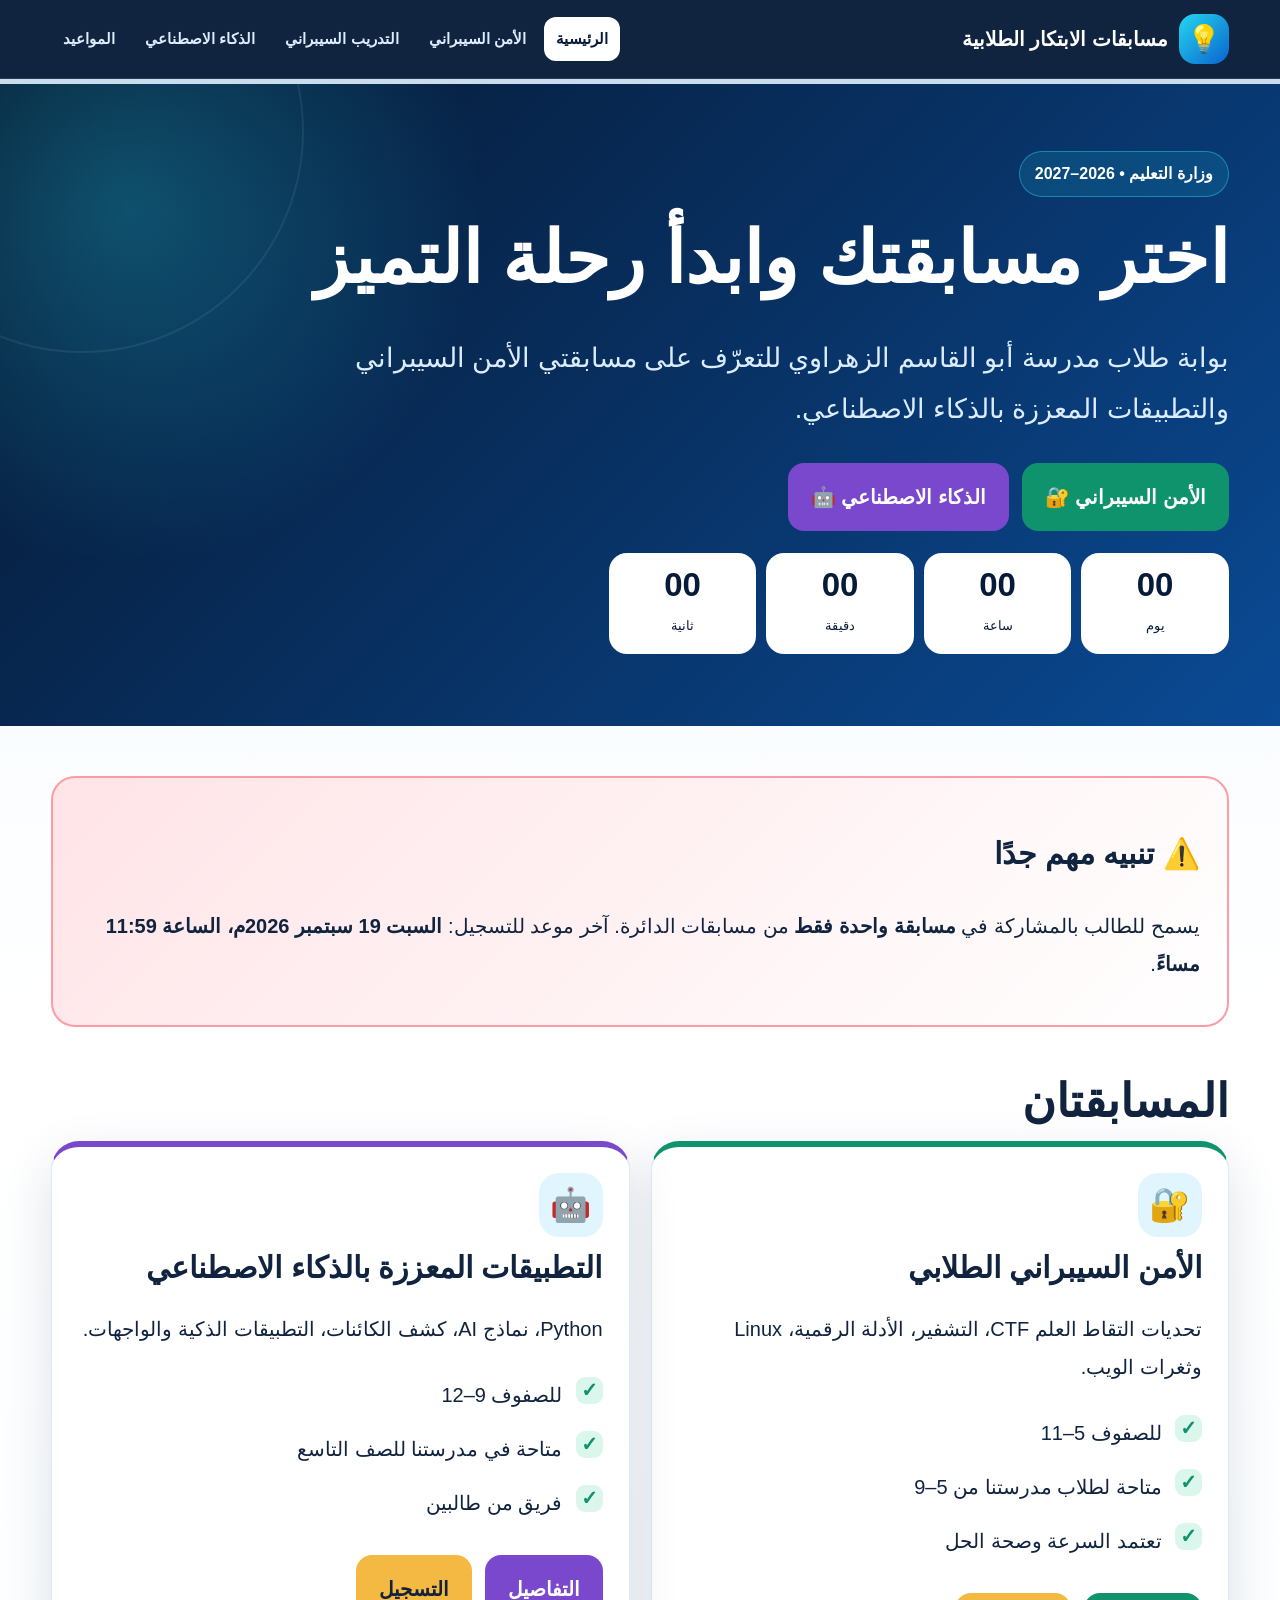
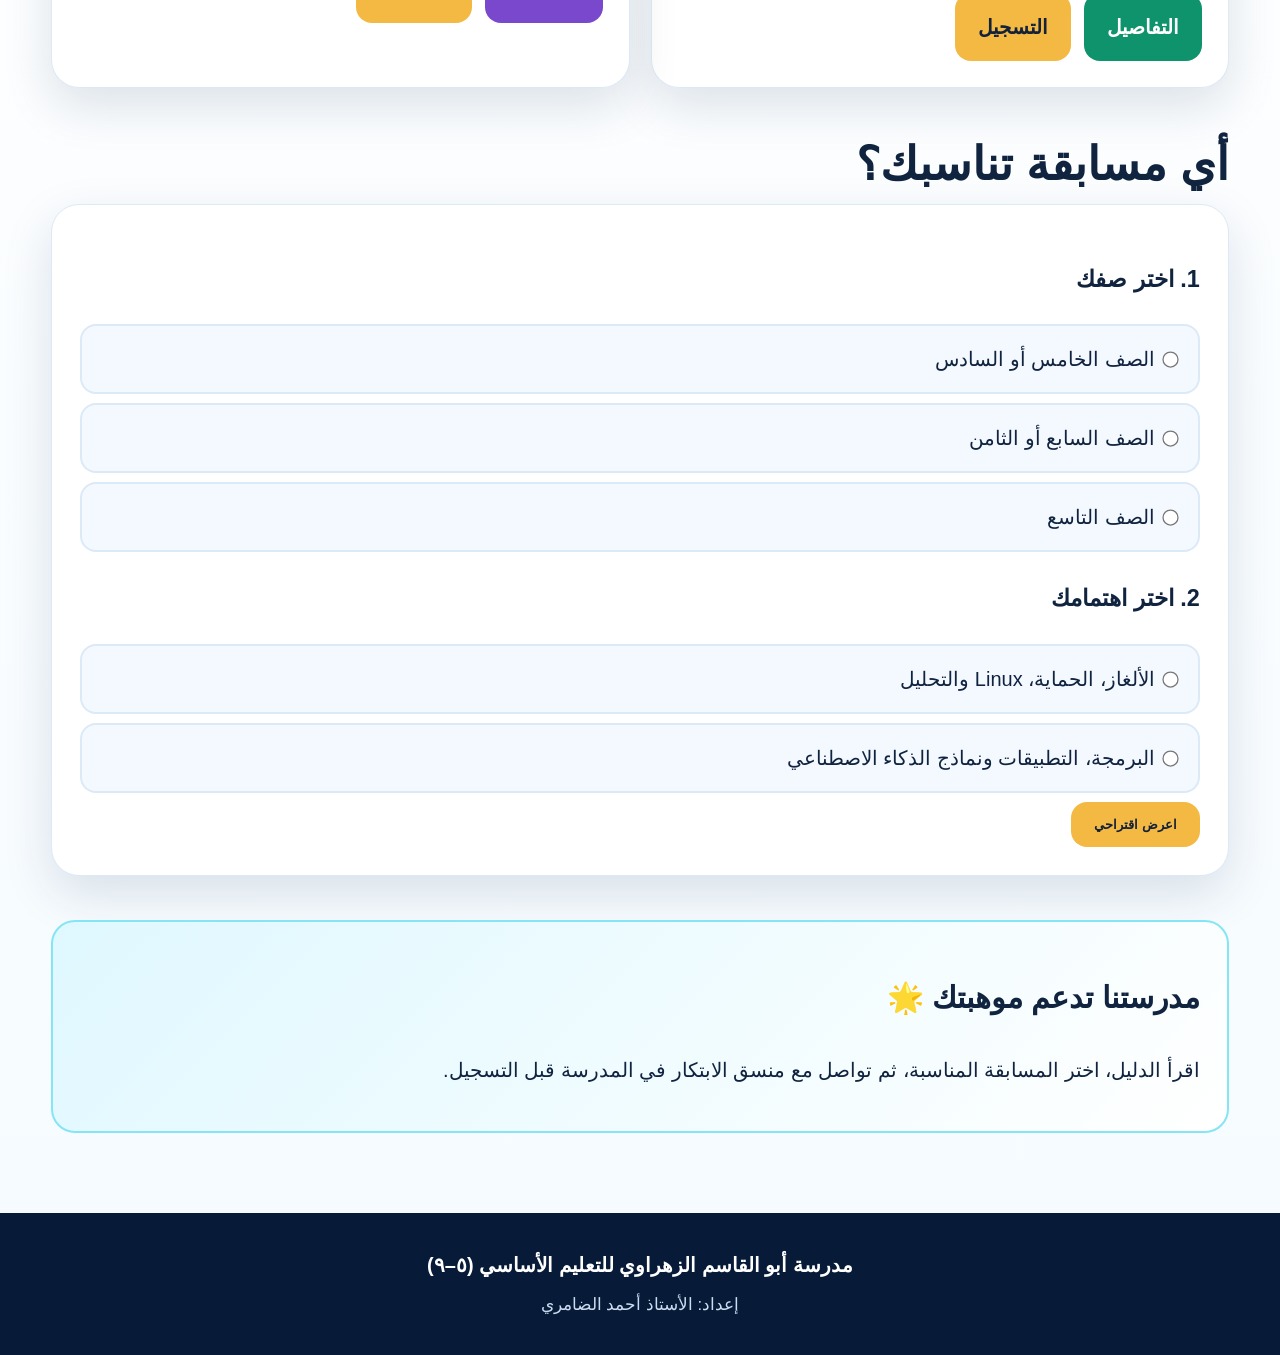
<file: index.html>
<!doctype html><html lang="ar" dir="rtl"><head><meta charset="utf-8"><meta name="viewport" content="width=device-width,initial-scale=1"><meta name="theme-color" content="#071b38"><title>مسابقات الابتكار 2026–2027</title><link rel="stylesheet" href="styles.css"></head><body><header class="topbar"><div class="container nav"><a class="brand" href="index.html"><span class="brand-icon">💡</span><span>مسابقات الابتكار الطلابية</span></a><button class="menu" aria-label="القائمة">☰</button><nav class="nav-links"><a class="active" href="index.html">الرئيسية</a><a href="cyber.html">الأمن السيبراني</a><a href="cyber-training.html">التدريب السيبراني</a><a href="ai.html">الذكاء الاصطناعي</a><a href="schedule.html">المواعيد</a></nav></div></header><div class="progress"><span></span></div><section class="hero"><div class="container"><span class="eyebrow">وزارة التعليم • 2026–2027</span><h1>اختر مسابقتك وابدأ رحلة التميز</h1><p>بوابة طلاب مدرسة أبو القاسم الزهراوي للتعرّف على مسابقتي الأمن السيبراني والتطبيقات المعززة بالذكاء الاصطناعي.</p><div class="actions"><a class="btn cyber-btn" href="cyber.html">الأمن السيبراني 🔐</a><a class="btn ai-btn" href="ai.html">الذكاء الاصطناعي 🤖</a></div><div class="deadline" data-countdown><div class="time-box"><strong>00</strong><small>يوم</small></div><div class="time-box"><strong>00</strong><small>ساعة</small></div><div class="time-box"><strong>00</strong><small>دقيقة</small></div><div class="time-box"><strong>00</strong><small>ثانية</small></div></div></div></section><main class="container"><aside class="alert danger"><h2>⚠️ تنبيه مهم جدًا</h2><p>يسمح للطالب بالمشاركة في <strong>مسابقة واحدة فقط</strong> من مسابقات الدائرة. آخر موعد للتسجيل: <strong>السبت 19 سبتمبر 2026م، الساعة 11:59 مساءً</strong>.</p></aside><section class="section" style="margin-top:42px"><h2 class="section-title">المسابقتان</h2><div class="grid two"><article class="card cyber"><div class="icon">🔐</div><h2>الأمن السيبراني الطلابي</h2><p>تحديات التقاط العلم CTF، التشفير، الأدلة الرقمية، Linux وثغرات الويب.</p><ul class="list"><li>للصفوف 5–11</li><li>متاحة لطلاب مدرستنا من 5–9</li><li>تعتمد السرعة وصحة الحل</li></ul><div class="actions"><a class="btn cyber-btn" href="cyber.html">التفاصيل</a><a class="btn primary" href="https://forms.cloud.microsoft/r/EfFwbTrbsx">التسجيل</a></div></article><article class="card ai"><div class="icon">🤖</div><h2>التطبيقات المعززة بالذكاء الاصطناعي</h2><p>Python، نماذج AI، كشف الكائنات، التطبيقات الذكية والواجهات.</p><ul class="list"><li>للصفوف 9–12</li><li>متاحة في مدرستنا للصف التاسع</li><li>فريق من طالبين</li></ul><div class="actions"><a class="btn ai-btn" href="ai.html">التفاصيل</a><a class="btn primary" href="https://forms.gle/BsMLPgu4eu93HPsy9">التسجيل</a></div></article></div></section><section class="section"><h2 class="section-title">أي مسابقة تناسبك؟</h2><div class="chooser"><h3>1. اختر صفك</h3><label><input type="radio" name="grade" value="5">الصف الخامس أو السادس</label><label><input type="radio" name="grade" value="7">الصف السابع أو الثامن</label><label><input type="radio" name="grade" value="9">الصف التاسع</label><h3>2. اختر اهتمامك</h3><label><input type="radio" name="interest" value="cyber">الألغاز، الحماية، Linux والتحليل</label><label><input type="radio" name="interest" value="ai">البرمجة، التطبيقات ونماذج الذكاء الاصطناعي</label><button id="show-result" class="btn primary">اعرض اقتراحي</button><div class="result"></div></div></section><aside class="alert info"><h2>مدرستنا تدعم موهبتك 🌟</h2><p>اقرأ الدليل، اختر المسابقة المناسبة، ثم تواصل مع منسق الابتكار في المدرسة قبل التسجيل.</p></aside></main><footer class="footer"><div class="container"><strong>مدرسة أبو القاسم الزهراوي للتعليم الأساسي (٥–٩)</strong><br><small>إعداد: الأستاذ أحمد الضامري</small></div></footer><script src="app.js"></script></body></html>
</file>
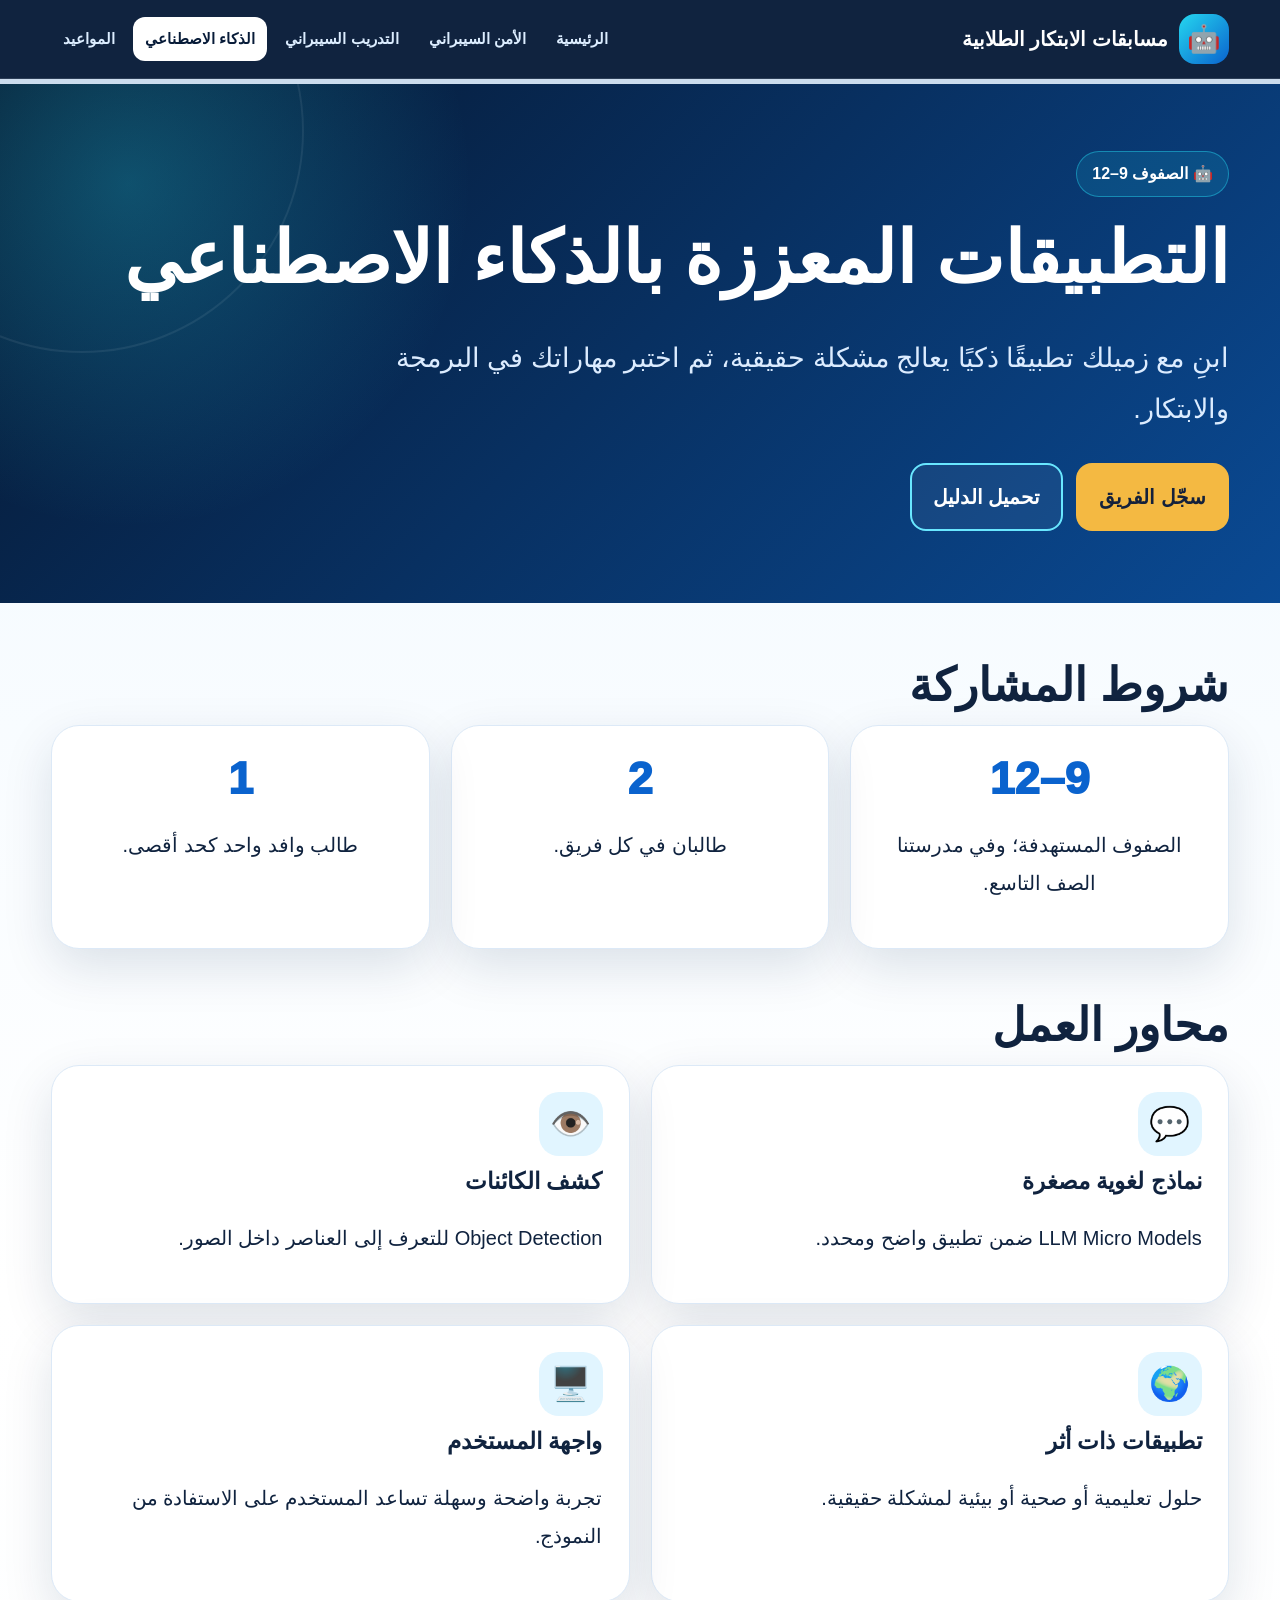
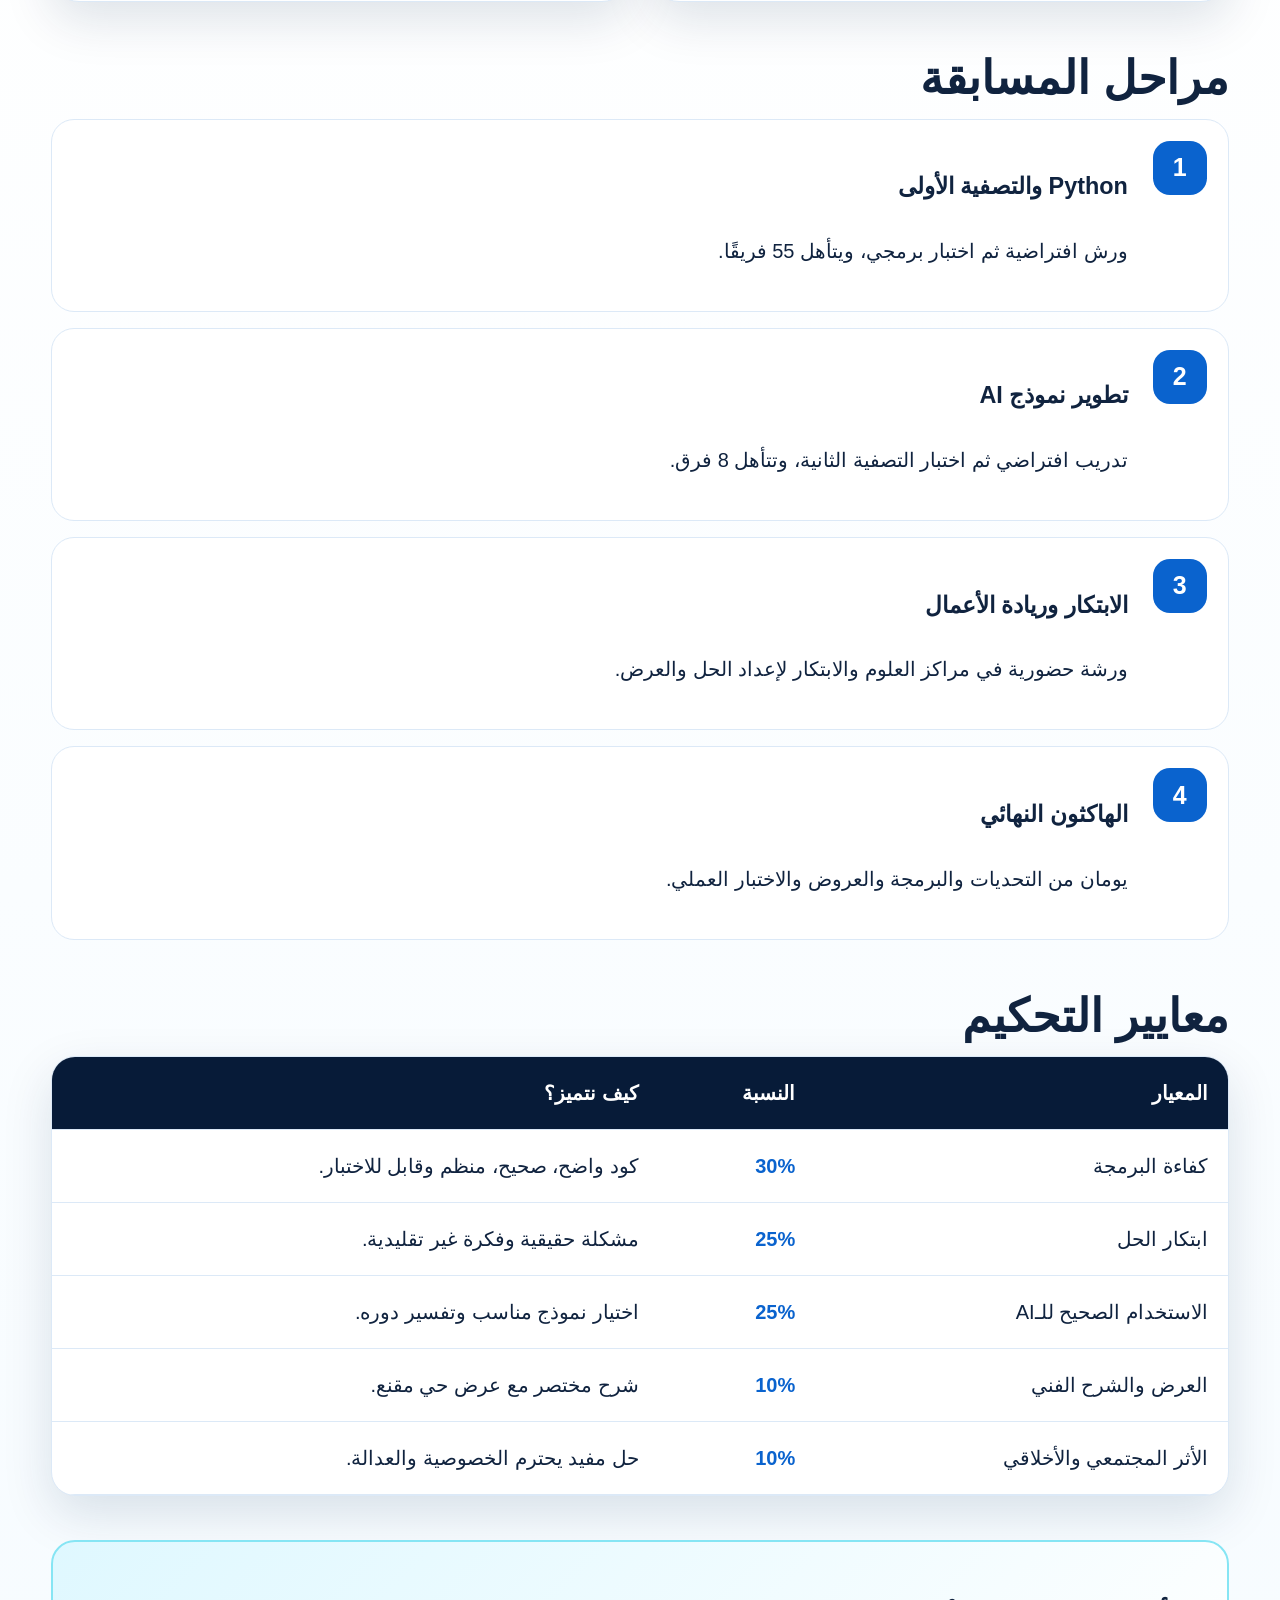
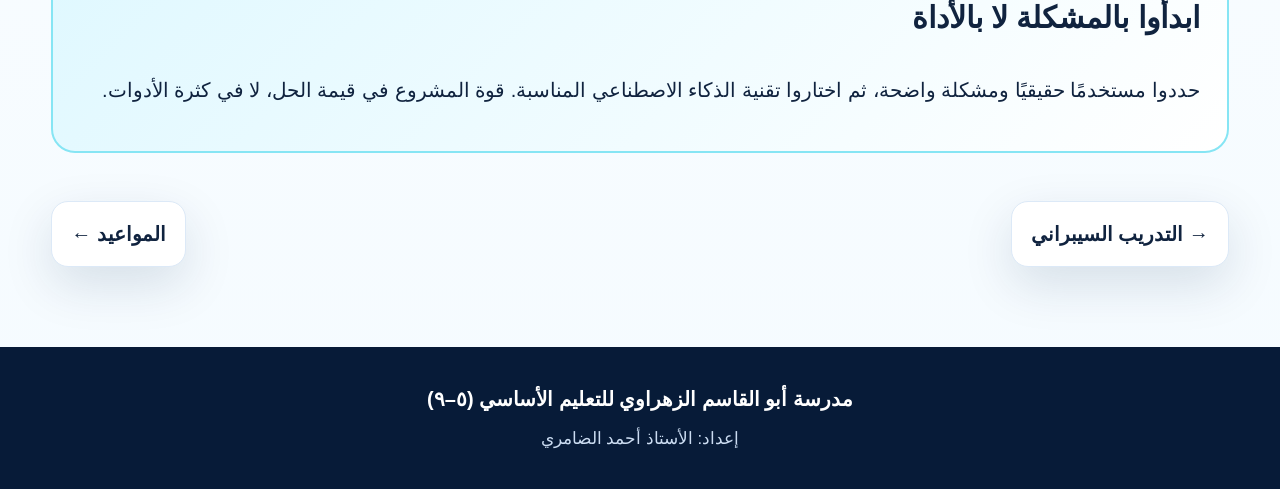
<file: ai.html>
<!doctype html><html lang="ar" dir="rtl"><head><meta charset="utf-8"><meta name="viewport" content="width=device-width,initial-scale=1"><title>مسابقة تطبيقات الذكاء الاصطناعي</title><link rel="stylesheet" href="styles.css"></head><body><header class="topbar"><div class="container nav"><a class="brand" href="index.html"><span class="brand-icon">🤖</span><span>مسابقات الابتكار الطلابية</span></a><button class="menu">☰</button><nav class="nav-links"><a href="index.html">الرئيسية</a><a href="cyber.html">الأمن السيبراني</a><a href="cyber-training.html">التدريب السيبراني</a><a class="active" href="ai.html">الذكاء الاصطناعي</a><a href="schedule.html">المواعيد</a></nav></div></header><div class="progress"><span></span></div><section class="hero"><div class="container"><span class="eyebrow">🤖 الصفوف 9–12</span><h1>التطبيقات المعززة بالذكاء الاصطناعي</h1><p>ابنِ مع زميلك تطبيقًا ذكيًا يعالج مشكلة حقيقية، ثم اختبر مهاراتك في البرمجة والابتكار.</p><div class="actions"><a class="btn primary" href="https://forms.gle/BsMLPgu4eu93HPsy9">سجّل الفريق</a><a class="btn secondary" href="assets/docs/ai-competition-guide.pdf" download>تحميل الدليل</a></div></div></section><main class="container"><section class="section"><h2 class="section-title">شروط المشاركة</h2><div class="grid"><article class="card center"><div class="big">9–12</div><p>الصفوف المستهدفة؛ وفي مدرستنا الصف التاسع.</p></article><article class="card center"><div class="big">2</div><p>طالبان في كل فريق.</p></article><article class="card center"><div class="big">1</div><p>طالب وافد واحد كحد أقصى.</p></article></div></section><section class="section"><h2 class="section-title">محاور العمل</h2><div class="grid two"><article class="card"><div class="icon">💬</div><h3>نماذج لغوية مصغرة</h3><p>LLM Micro Models ضمن تطبيق واضح ومحدد.</p></article><article class="card"><div class="icon">👁️</div><h3>كشف الكائنات</h3><p>Object Detection للتعرف إلى العناصر داخل الصور.</p></article><article class="card"><div class="icon">🌍</div><h3>تطبيقات ذات أثر</h3><p>حلول تعليمية أو صحية أو بيئية لمشكلة حقيقية.</p></article><article class="card"><div class="icon">🖥️</div><h3>واجهة المستخدم</h3><p>تجربة واضحة وسهلة تساعد المستخدم على الاستفادة من النموذج.</p></article></div></section><section class="section"><h2 class="section-title">مراحل المسابقة</h2><div class="steps"><div class="step"><div><h3>Python والتصفية الأولى</h3><p>ورش افتراضية ثم اختبار برمجي، ويتأهل 55 فريقًا.</p></div></div><div class="step"><div><h3>تطوير نموذج AI</h3><p>تدريب افتراضي ثم اختبار التصفية الثانية، وتتأهل 8 فرق.</p></div></div><div class="step"><div><h3>الابتكار وريادة الأعمال</h3><p>ورشة حضورية في مراكز العلوم والابتكار لإعداد الحل والعرض.</p></div></div><div class="step"><div><h3>الهاكثون النهائي</h3><p>يومان من التحديات والبرمجة والعروض والاختبار العملي.</p></div></div></div></section><section class="section"><h2 class="section-title">معايير التحكيم</h2><div class="table-wrap"><table><thead><tr><th>المعيار</th><th>النسبة</th><th>كيف نتميز؟</th></tr></thead><tbody><tr><td>كفاءة البرمجة</td><td><strong>30%</strong></td><td>كود واضح، صحيح، منظم وقابل للاختبار.</td></tr><tr><td>ابتكار الحل</td><td><strong>25%</strong></td><td>مشكلة حقيقية وفكرة غير تقليدية.</td></tr><tr><td>الاستخدام الصحيح للـAI</td><td><strong>25%</strong></td><td>اختيار نموذج مناسب وتفسير دوره.</td></tr><tr><td>العرض والشرح الفني</td><td><strong>10%</strong></td><td>شرح مختصر مع عرض حي مقنع.</td></tr><tr><td>الأثر المجتمعي والأخلاقي</td><td><strong>10%</strong></td><td>حل مفيد يحترم الخصوصية والعدالة.</td></tr></tbody></table></div></section><aside class="alert info"><h2>ابدأوا بالمشكلة لا بالأداة</h2><p>حددوا مستخدمًا حقيقيًا ومشكلة واضحة، ثم اختاروا تقنية الذكاء الاصطناعي المناسبة. قوة المشروع في قيمة الحل، لا في كثرة الأدوات.</p></aside><div class="page-nav"><a href="cyber-training.html">→ التدريب السيبراني</a><a href="schedule.html">المواعيد ←</a></div></main><footer class="footer"><strong>مدرسة أبو القاسم الزهراوي للتعليم الأساسي (٥–٩)</strong><br><small>إعداد: الأستاذ أحمد الضامري</small></footer><script src="app.js"></script></body></html>
</file>
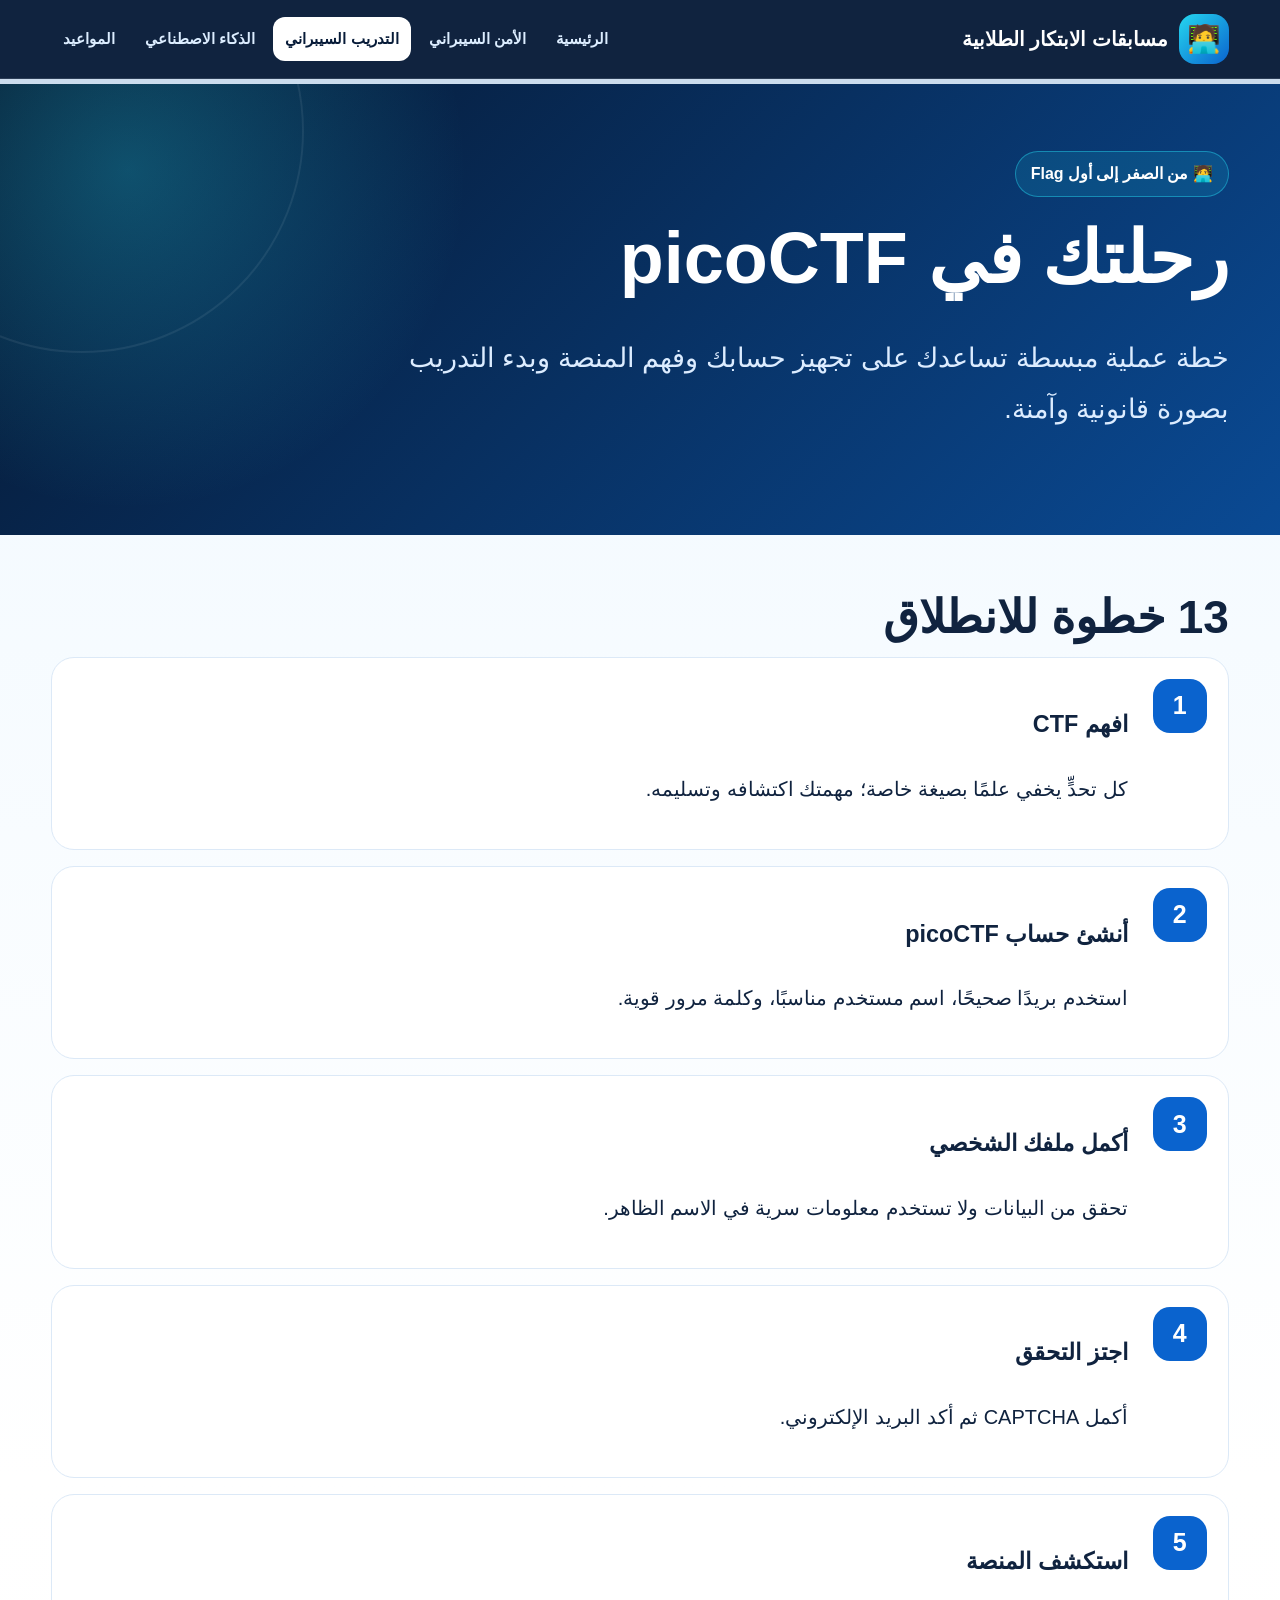
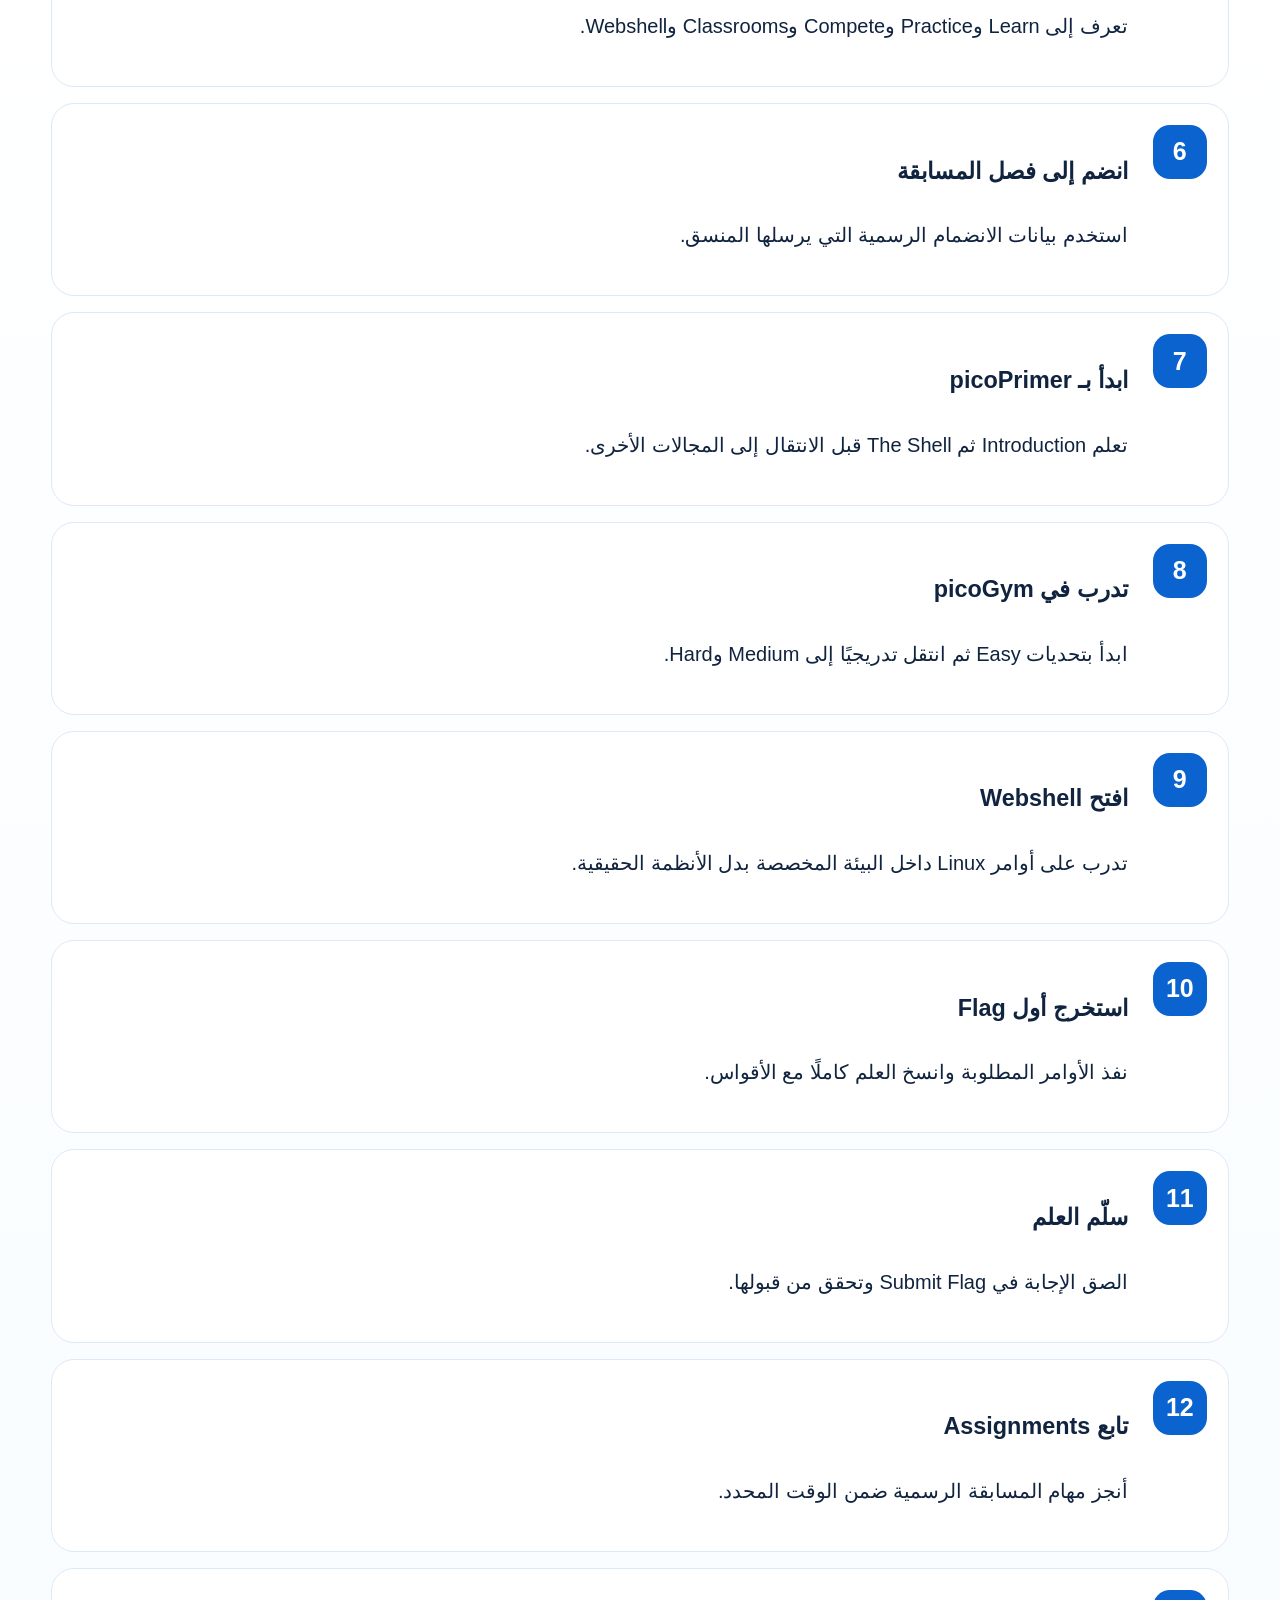
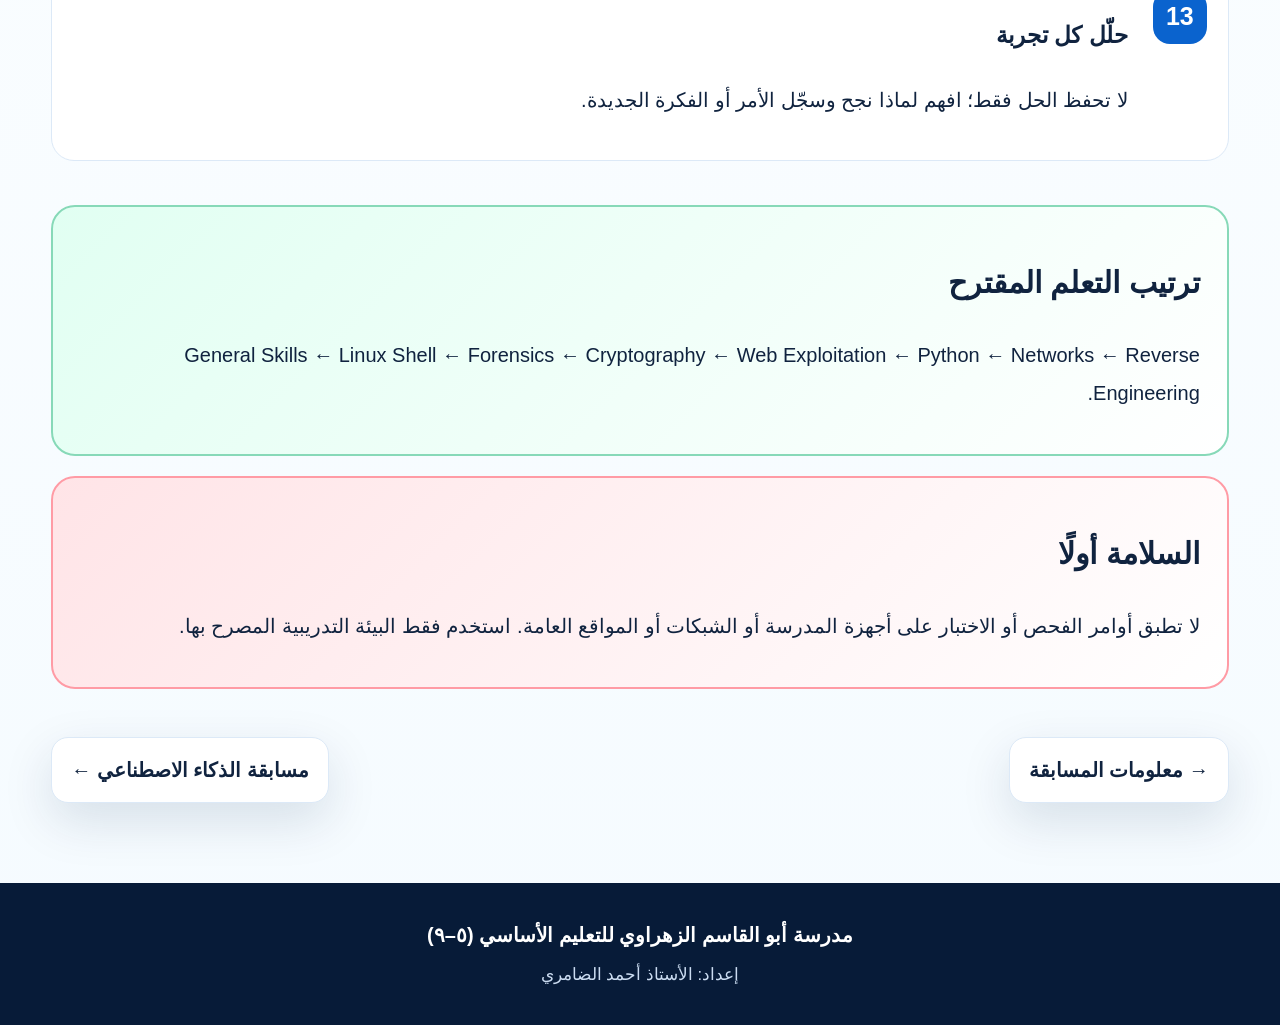
<file: cyber-training.html>
<!doctype html><html lang="ar" dir="rtl"><head><meta charset="utf-8"><meta name="viewport" content="width=device-width,initial-scale=1"><title>خطة التدريب السيبراني</title><link rel="stylesheet" href="styles.css"></head><body><header class="topbar"><div class="container nav"><a class="brand" href="index.html"><span class="brand-icon">🧑‍💻</span><span>مسابقات الابتكار الطلابية</span></a><button class="menu">☰</button><nav class="nav-links"><a href="index.html">الرئيسية</a><a href="cyber.html">الأمن السيبراني</a><a class="active" href="cyber-training.html">التدريب السيبراني</a><a href="ai.html">الذكاء الاصطناعي</a><a href="schedule.html">المواعيد</a></nav></div></header><div class="progress"><span></span></div><section class="hero"><div class="container"><span class="eyebrow">🧑‍💻 من الصفر إلى أول Flag</span><h1>رحلتك في picoCTF</h1><p>خطة عملية مبسطة تساعدك على تجهيز حسابك وفهم المنصة وبدء التدريب بصورة قانونية وآمنة.</p></div></section><main class="container"><section class="section"><h2 class="section-title">13 خطوة للانطلاق</h2><div class="steps"><div class="step"><div><h3>افهم CTF</h3><p>كل تحدٍّ يخفي علمًا بصيغة خاصة؛ مهمتك اكتشافه وتسليمه.</p></div></div><div class="step"><div><h3>أنشئ حساب picoCTF</h3><p>استخدم بريدًا صحيحًا، اسم مستخدم مناسبًا، وكلمة مرور قوية.</p></div></div><div class="step"><div><h3>أكمل ملفك الشخصي</h3><p>تحقق من البيانات ولا تستخدم معلومات سرية في الاسم الظاهر.</p></div></div><div class="step"><div><h3>اجتز التحقق</h3><p>أكمل CAPTCHA ثم أكد البريد الإلكتروني.</p></div></div><div class="step"><div><h3>استكشف المنصة</h3><p>تعرف إلى Learn وPractice وCompete وClassrooms وWebshell.</p></div></div><div class="step"><div><h3>انضم إلى فصل المسابقة</h3><p>استخدم بيانات الانضمام الرسمية التي يرسلها المنسق.</p></div></div><div class="step"><div><h3>ابدأ بـ picoPrimer</h3><p>تعلم Introduction ثم The Shell قبل الانتقال إلى المجالات الأخرى.</p></div></div><div class="step"><div><h3>تدرب في picoGym</h3><p>ابدأ بتحديات Easy ثم انتقل تدريجيًا إلى Medium وHard.</p></div></div><div class="step"><div><h3>افتح Webshell</h3><p>تدرب على أوامر Linux داخل البيئة المخصصة بدل الأنظمة الحقيقية.</p></div></div><div class="step"><div><h3>استخرج أول Flag</h3><p>نفذ الأوامر المطلوبة وانسخ العلم كاملًا مع الأقواس.</p></div></div><div class="step"><div><h3>سلّم العلم</h3><p>الصق الإجابة في Submit Flag وتحقق من قبولها.</p></div></div><div class="step"><div><h3>تابع Assignments</h3><p>أنجز مهام المسابقة الرسمية ضمن الوقت المحدد.</p></div></div><div class="step"><div><h3>حلّل كل تجربة</h3><p>لا تحفظ الحل فقط؛ افهم لماذا نجح وسجّل الأمر أو الفكرة الجديدة.</p></div></div></div></section><aside class="alert success"><h2>ترتيب التعلم المقترح</h2><p>General Skills ← Linux Shell ← Forensics ← Cryptography ← Web Exploitation ← Python ← Networks ← Reverse Engineering.</p></aside><aside class="alert danger" style="margin-top:20px"><h2>السلامة أولًا</h2><p>لا تطبق أوامر الفحص أو الاختبار على أجهزة المدرسة أو الشبكات أو المواقع العامة. استخدم فقط البيئة التدريبية المصرح بها.</p></aside><div class="page-nav"><a href="cyber.html">→ معلومات المسابقة</a><a href="ai.html">مسابقة الذكاء الاصطناعي ←</a></div></main><footer class="footer"><strong>مدرسة أبو القاسم الزهراوي للتعليم الأساسي (٥–٩)</strong><br><small>إعداد: الأستاذ أحمد الضامري</small></footer><script src="app.js"></script></body></html>
</file>
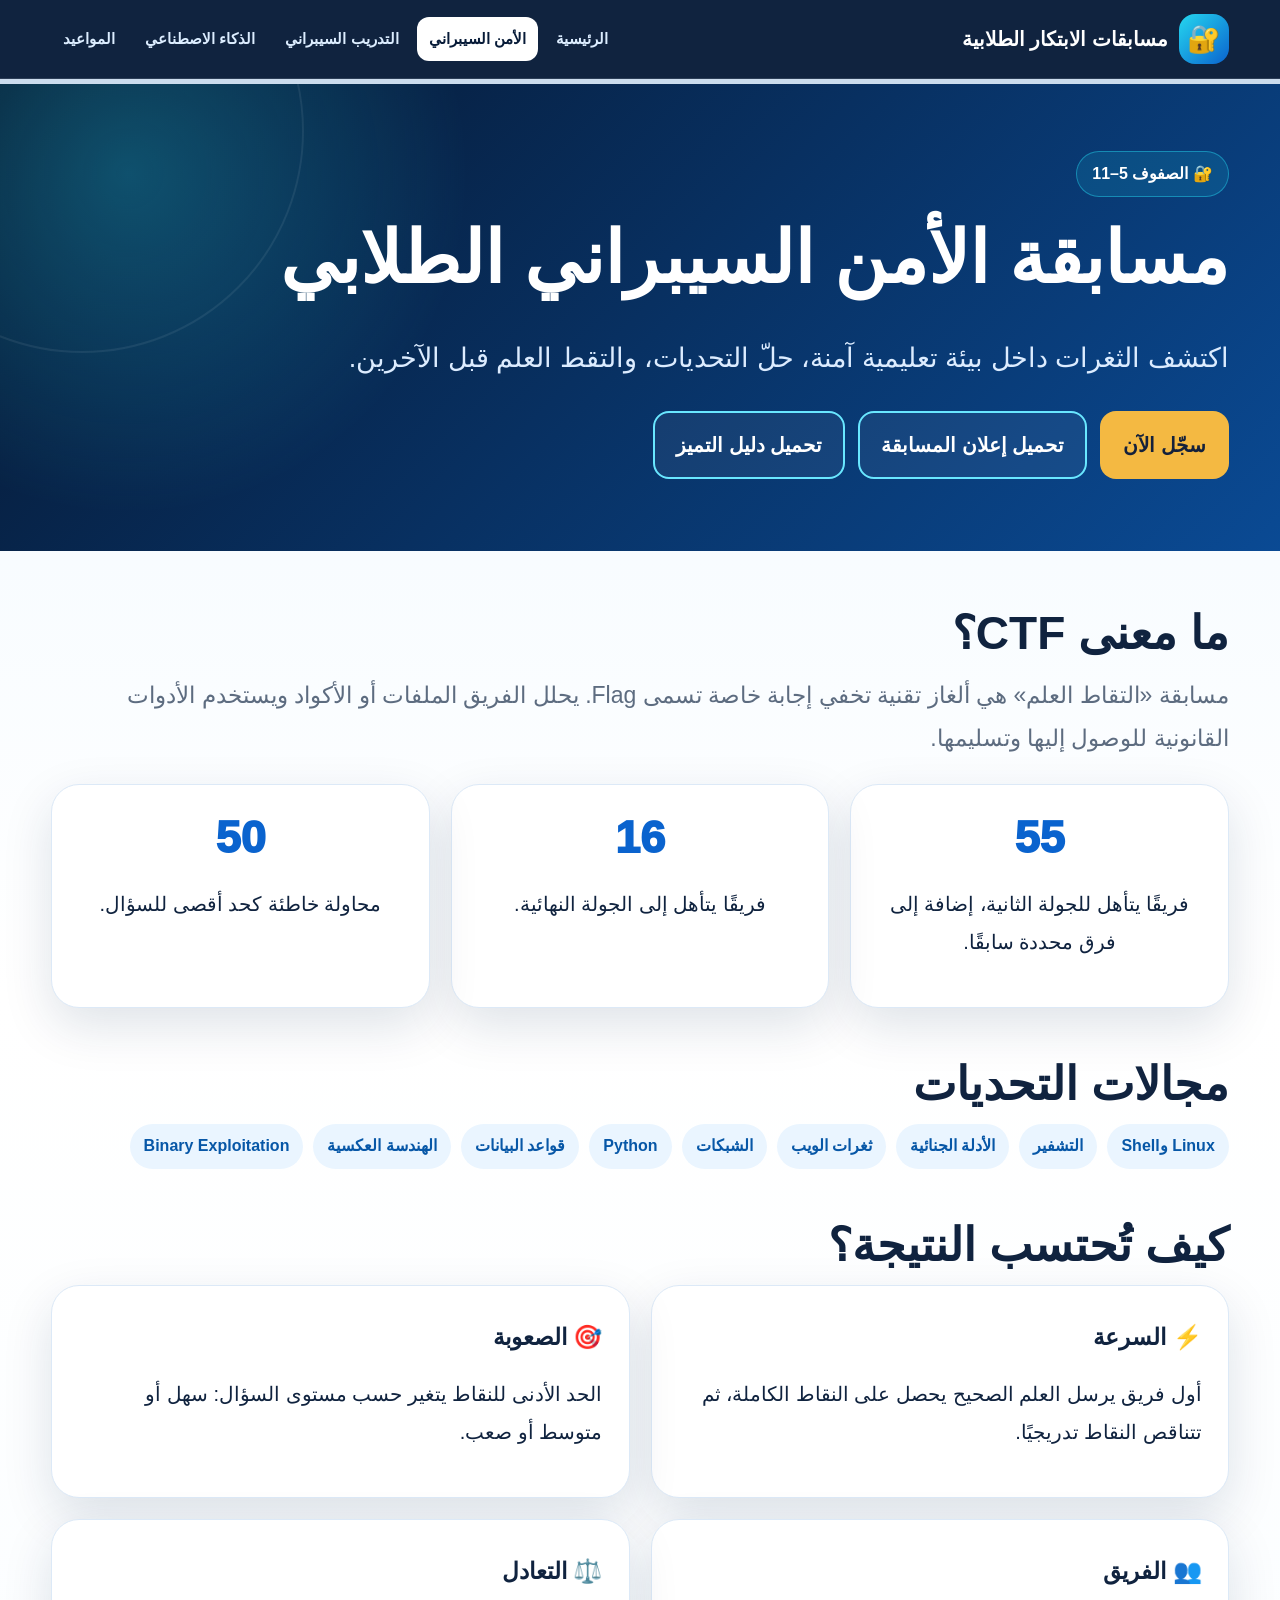
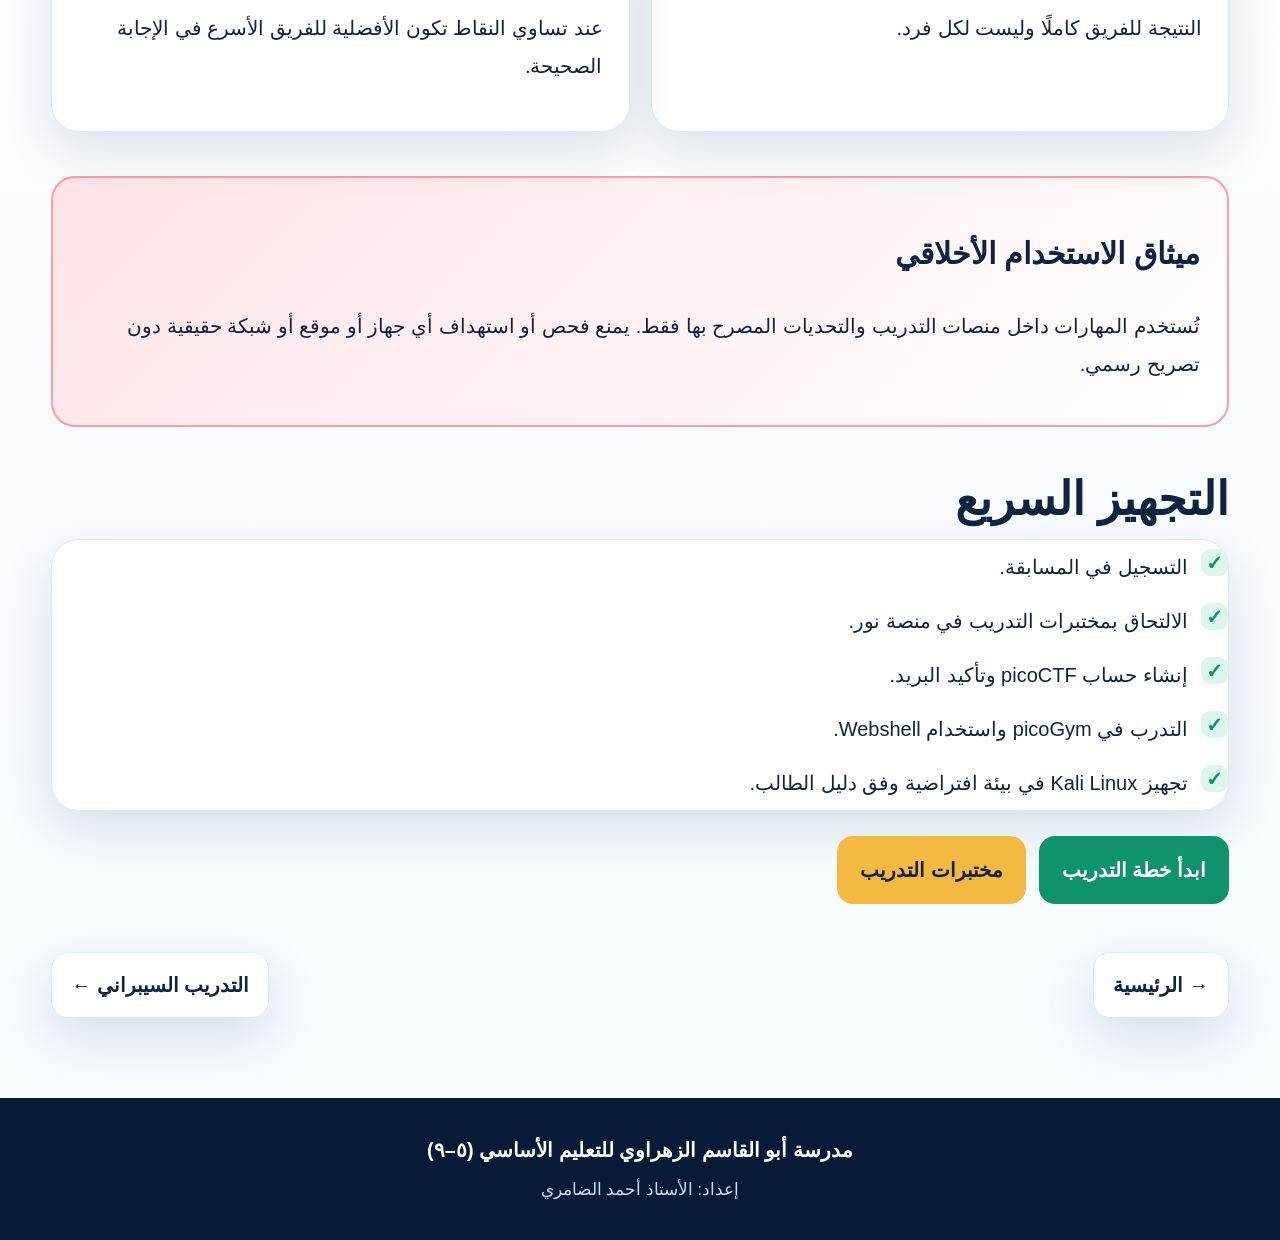
<file: cyber.html>
<!doctype html><html lang="ar" dir="rtl"><head><meta charset="utf-8"><meta name="viewport" content="width=device-width,initial-scale=1"><title>مسابقة الأمن السيبراني</title><link rel="stylesheet" href="styles.css"></head><body><header class="topbar"><div class="container nav"><a class="brand" href="index.html"><span class="brand-icon">🔐</span><span>مسابقات الابتكار الطلابية</span></a><button class="menu">☰</button><nav class="nav-links"><a href="index.html">الرئيسية</a><a class="active" href="cyber.html">الأمن السيبراني</a><a href="cyber-training.html">التدريب السيبراني</a><a href="ai.html">الذكاء الاصطناعي</a><a href="schedule.html">المواعيد</a></nav></div></header><div class="progress"><span></span></div><section class="hero"><div class="container"><span class="eyebrow">🔐 الصفوف 5–11</span><h1>مسابقة الأمن السيبراني الطلابي</h1><p>اكتشف الثغرات داخل بيئة تعليمية آمنة، حلّ التحديات، والتقط العلم قبل الآخرين.</p><div class="actions"><a class="btn primary" href="https://forms.cloud.microsoft/r/EfFwbTrbsx">سجّل الآن</a><a class="btn secondary" href="assets/docs/cyber-competition.pdf" download>تحميل إعلان المسابقة</a><a class="btn secondary" href="assets/docs/cyber-excellence-guide.pdf" download>تحميل دليل التميز</a></div></div></section><main class="container"><section class="section"><h2 class="section-title">ما معنى CTF؟</h2><p class="lead">مسابقة «التقاط العلم» هي ألغاز تقنية تخفي إجابة خاصة تسمى Flag. يحلل الفريق الملفات أو الأكواد ويستخدم الأدوات القانونية للوصول إليها وتسليمها.</p><div class="grid"><div class="card center"><div class="big">55</div><p>فريقًا يتأهل للجولة الثانية، إضافة إلى فرق محددة سابقًا.</p></div><div class="card center"><div class="big">16</div><p>فريقًا يتأهل إلى الجولة النهائية.</p></div><div class="card center"><div class="big">50</div><p>محاولة خاطئة كحد أقصى للسؤال.</p></div></div></section><section class="section"><h2 class="section-title">مجالات التحديات</h2><div class="pill-list"><span class="pill">Linux وShell</span><span class="pill">التشفير</span><span class="pill">الأدلة الجنائية</span><span class="pill">ثغرات الويب</span><span class="pill">الشبكات</span><span class="pill">Python</span><span class="pill">قواعد البيانات</span><span class="pill">الهندسة العكسية</span><span class="pill">Binary Exploitation</span></div></section><section class="section"><h2 class="section-title">كيف تُحتسب النتيجة؟</h2><div class="grid two"><article class="card"><h3>⚡ السرعة</h3><p>أول فريق يرسل العلم الصحيح يحصل على النقاط الكاملة، ثم تتناقص النقاط تدريجيًا.</p></article><article class="card"><h3>🎯 الصعوبة</h3><p>الحد الأدنى للنقاط يتغير حسب مستوى السؤال: سهل أو متوسط أو صعب.</p></article><article class="card"><h3>👥 الفريق</h3><p>النتيجة للفريق كاملًا وليست لكل فرد.</p></article><article class="card"><h3>⚖️ التعادل</h3><p>عند تساوي النقاط تكون الأفضلية للفريق الأسرع في الإجابة الصحيحة.</p></article></div></section><aside class="alert danger"><h2>ميثاق الاستخدام الأخلاقي</h2><p>تُستخدم المهارات داخل منصات التدريب والتحديات المصرح بها فقط. يمنع فحص أو استهداف أي جهاز أو موقع أو شبكة حقيقية دون تصريح رسمي.</p></aside><section class="section" style="margin-top:40px"><h2 class="section-title">التجهيز السريع</h2><ul class="list card"><li>التسجيل في المسابقة.</li><li>الالتحاق بمختبرات التدريب في منصة نور.</li><li>إنشاء حساب picoCTF وتأكيد البريد.</li><li>التدرب في picoGym واستخدام Webshell.</li><li>تجهيز Kali Linux في بيئة افتراضية وفق دليل الطالب.</li></ul><div class="actions"><a class="btn cyber-btn" href="cyber-training.html">ابدأ خطة التدريب</a><a class="btn primary" href="https://bit.ly/ctf2025training">مختبرات التدريب</a></div></section><div class="page-nav"><a href="index.html">→ الرئيسية</a><a href="cyber-training.html">التدريب السيبراني ←</a></div></main><footer class="footer"><strong>مدرسة أبو القاسم الزهراوي للتعليم الأساسي (٥–٩)</strong><br><small>إعداد: الأستاذ أحمد الضامري</small></footer><script src="app.js"></script></body></html>
</file>
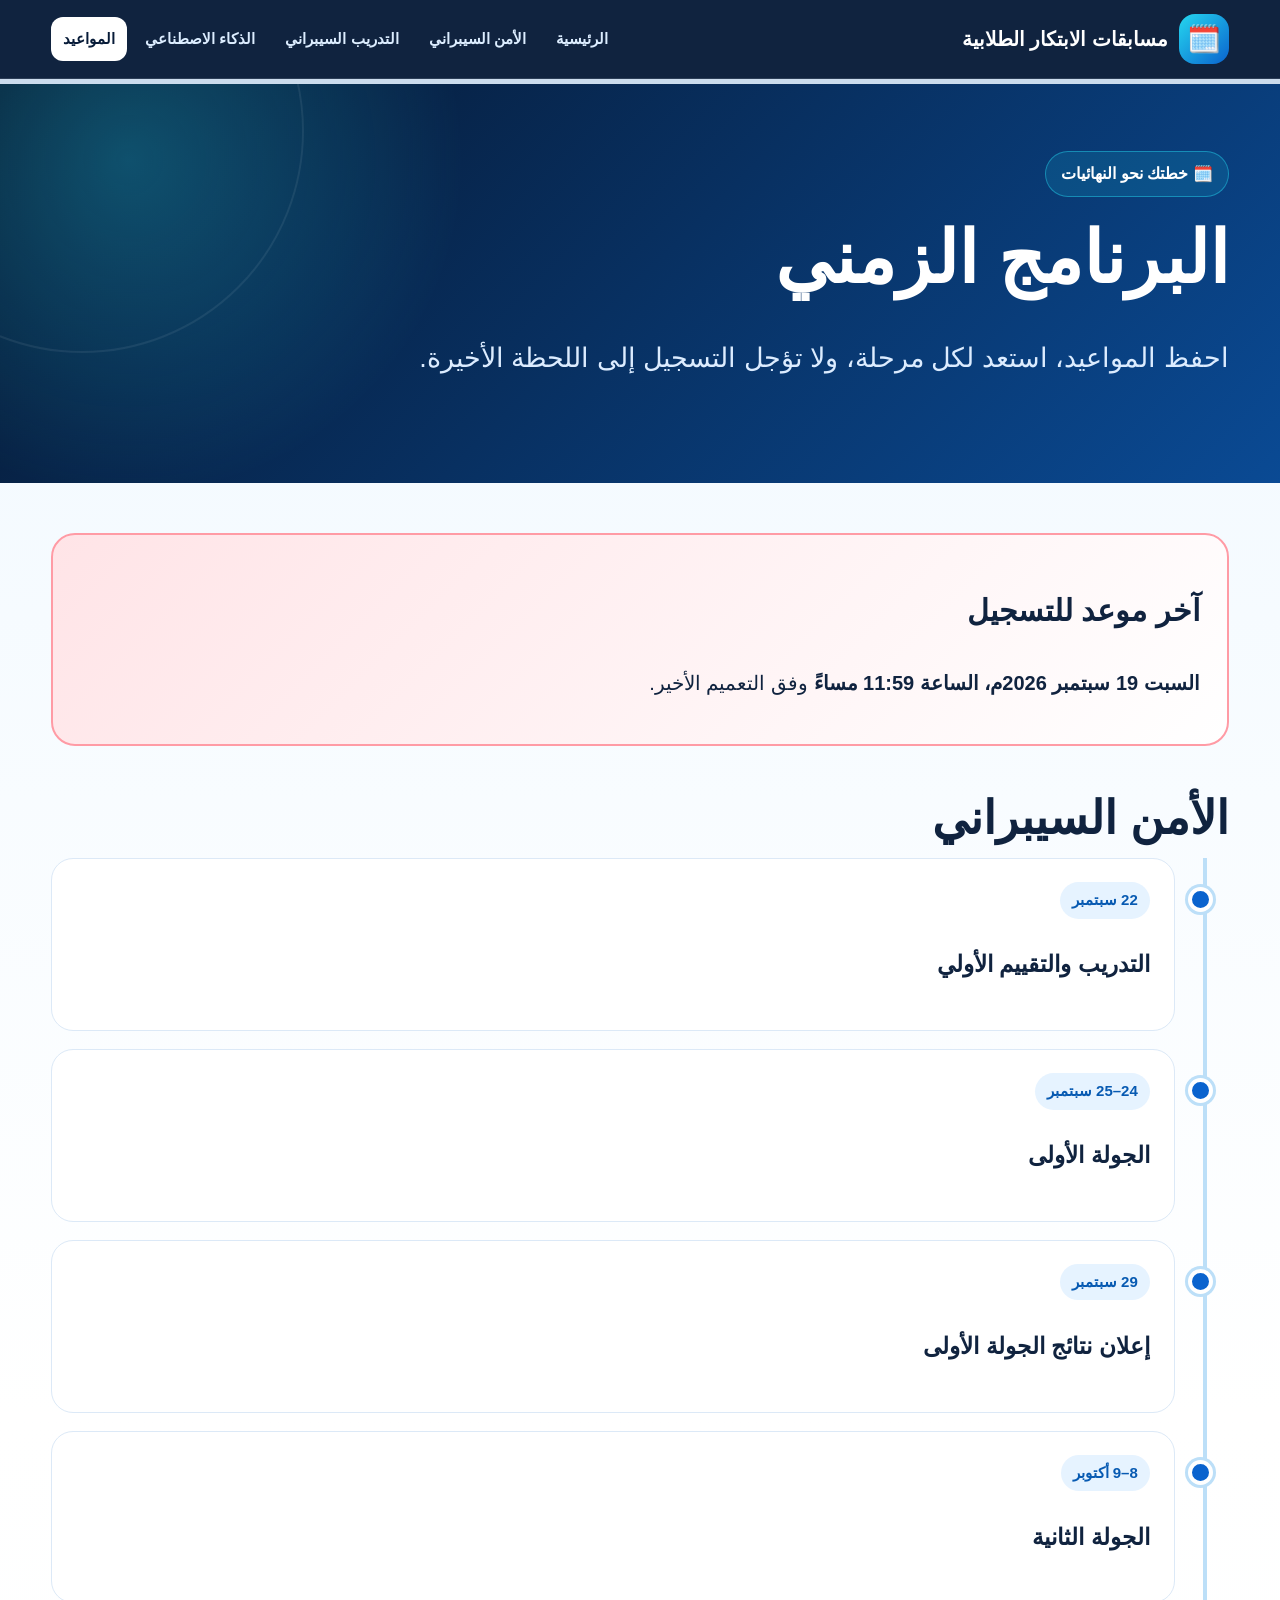
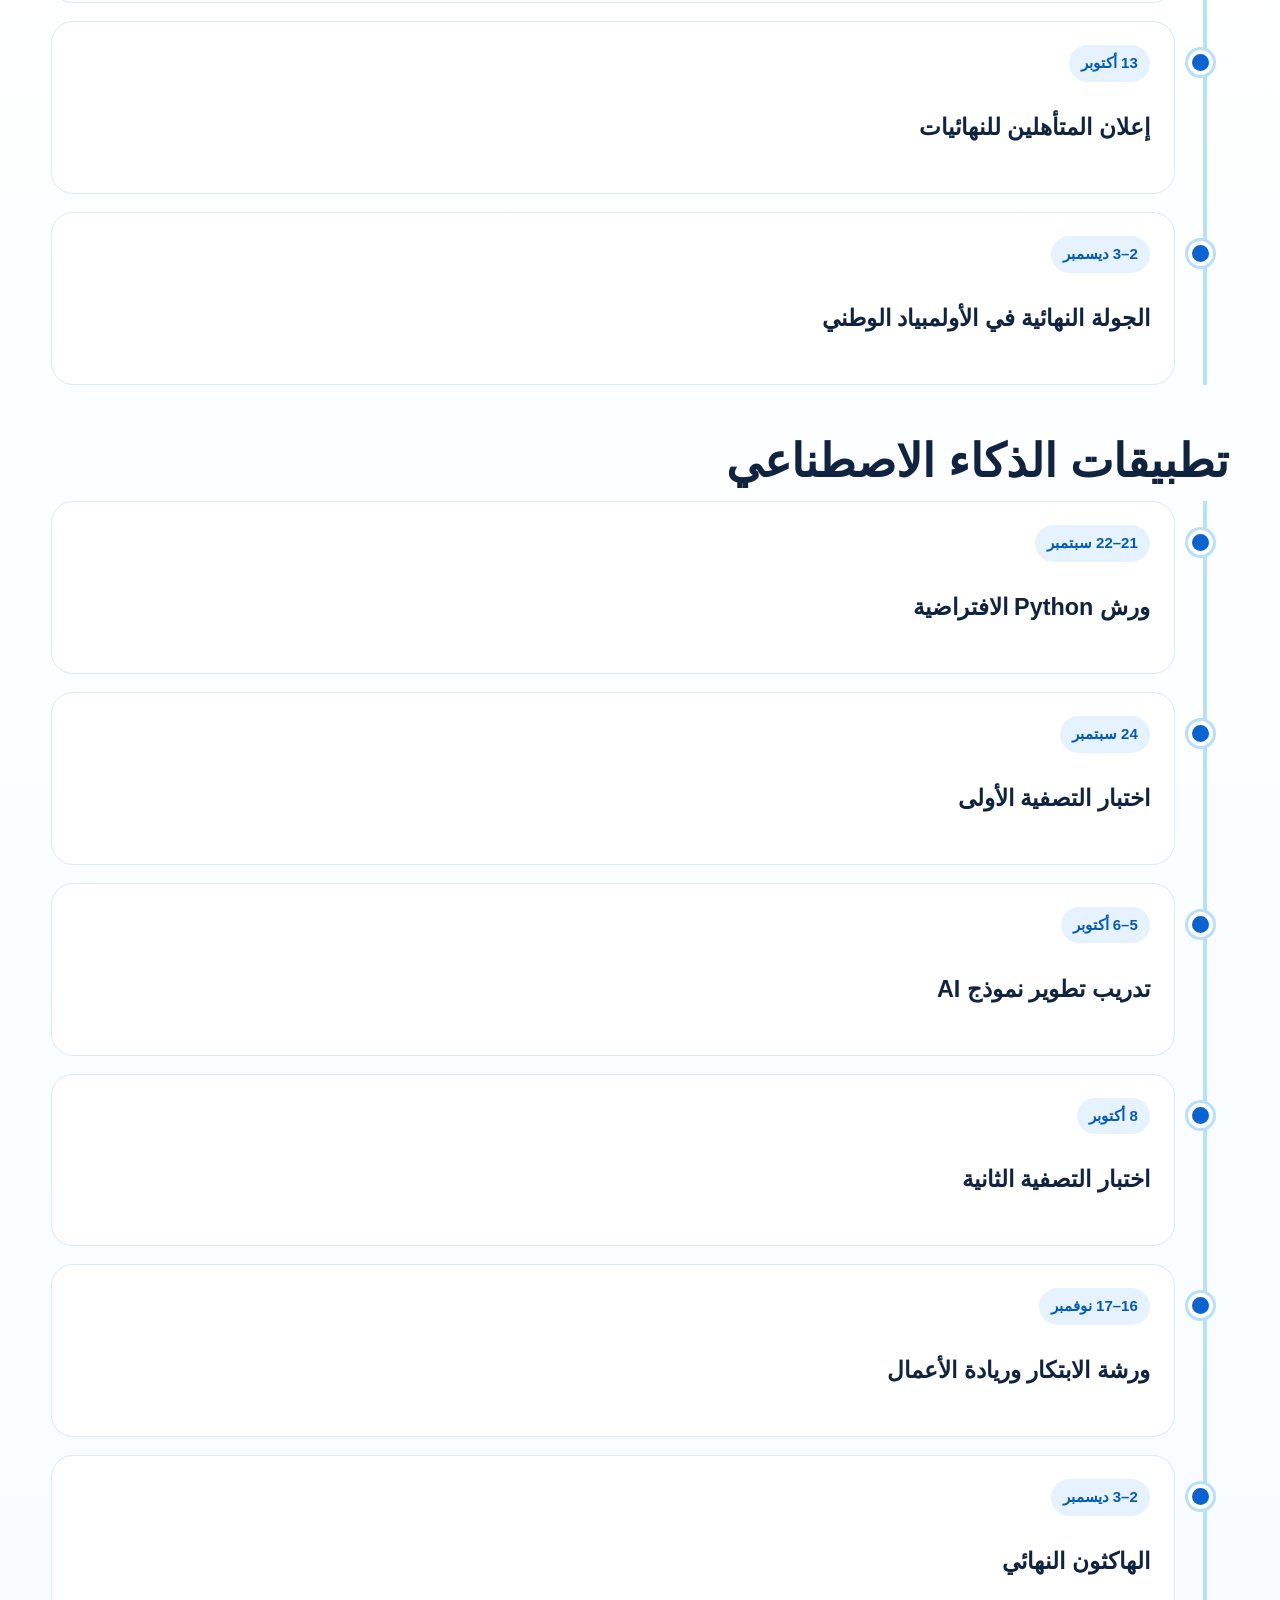
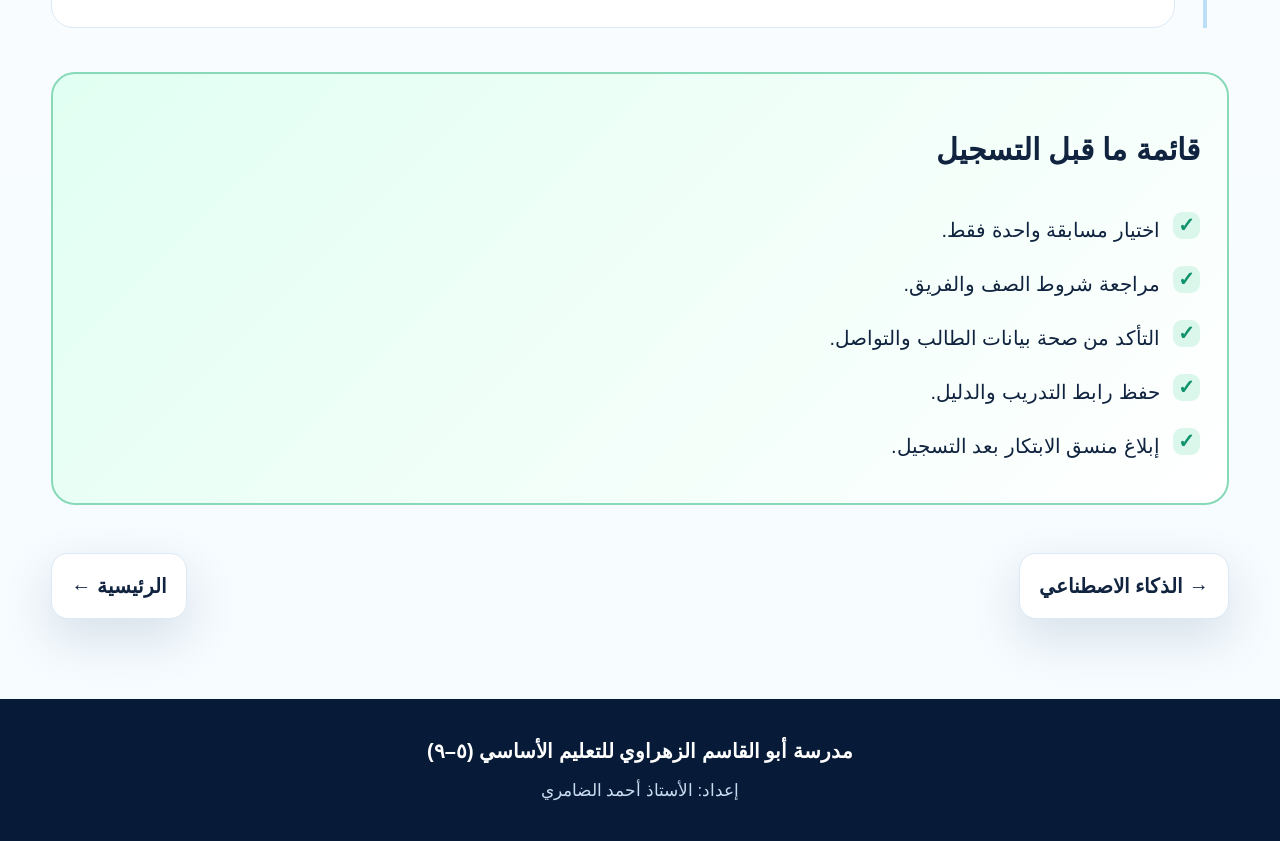
<file: schedule.html>
<!doctype html><html lang="ar" dir="rtl"><head><meta charset="utf-8"><meta name="viewport" content="width=device-width,initial-scale=1"><title>البرنامج الزمني للمسابقات</title><link rel="stylesheet" href="styles.css"></head><body><header class="topbar"><div class="container nav"><a class="brand" href="index.html"><span class="brand-icon">🗓️</span><span>مسابقات الابتكار الطلابية</span></a><button class="menu">☰</button><nav class="nav-links"><a href="index.html">الرئيسية</a><a href="cyber.html">الأمن السيبراني</a><a href="cyber-training.html">التدريب السيبراني</a><a href="ai.html">الذكاء الاصطناعي</a><a class="active" href="schedule.html">المواعيد</a></nav></div></header><div class="progress"><span></span></div><section class="hero"><div class="container"><span class="eyebrow">🗓️ خطتك نحو النهائيات</span><h1>البرنامج الزمني</h1><p>احفظ المواعيد، استعد لكل مرحلة، ولا تؤجل التسجيل إلى اللحظة الأخيرة.</p></div></section><main class="container"><aside class="alert danger"><h2>آخر موعد للتسجيل</h2><p><strong>السبت 19 سبتمبر 2026م، الساعة 11:59 مساءً</strong> وفق التعميم الأخير.</p></aside><section class="section" style="margin-top:40px"><h2 class="section-title">الأمن السيبراني</h2><div class="timeline"><div class="event"><span class="tag">22 سبتمبر</span><h3>التدريب والتقييم الأولي</h3></div><div class="event"><span class="tag">24–25 سبتمبر</span><h3>الجولة الأولى</h3></div><div class="event"><span class="tag">29 سبتمبر</span><h3>إعلان نتائج الجولة الأولى</h3></div><div class="event"><span class="tag">8–9 أكتوبر</span><h3>الجولة الثانية</h3></div><div class="event"><span class="tag">13 أكتوبر</span><h3>إعلان المتأهلين للنهائيات</h3></div><div class="event"><span class="tag">2–3 ديسمبر</span><h3>الجولة النهائية في الأولمبياد الوطني</h3></div></div></section><section class="section"><h2 class="section-title">تطبيقات الذكاء الاصطناعي</h2><div class="timeline"><div class="event"><span class="tag">21–22 سبتمبر</span><h3>ورش Python الافتراضية</h3></div><div class="event"><span class="tag">24 سبتمبر</span><h3>اختبار التصفية الأولى</h3></div><div class="event"><span class="tag">5–6 أكتوبر</span><h3>تدريب تطوير نموذج AI</h3></div><div class="event"><span class="tag">8 أكتوبر</span><h3>اختبار التصفية الثانية</h3></div><div class="event"><span class="tag">16–17 نوفمبر</span><h3>ورشة الابتكار وريادة الأعمال</h3></div><div class="event"><span class="tag">2–3 ديسمبر</span><h3>الهاكثون النهائي</h3></div></div></section><aside class="alert success"><h2>قائمة ما قبل التسجيل</h2><ul class="list"><li>اختيار مسابقة واحدة فقط.</li><li>مراجعة شروط الصف والفريق.</li><li>التأكد من صحة بيانات الطالب والتواصل.</li><li>حفظ رابط التدريب والدليل.</li><li>إبلاغ منسق الابتكار بعد التسجيل.</li></ul></aside><div class="page-nav"><a href="ai.html">→ الذكاء الاصطناعي</a><a href="index.html">الرئيسية ←</a></div></main><footer class="footer"><strong>مدرسة أبو القاسم الزهراوي للتعليم الأساسي (٥–٩)</strong><br><small>إعداد: الأستاذ أحمد الضامري</small></footer><script src="app.js"></script></body></html>
</file>
<file: styles.css>
:root{--navy:#071b38;--blue:#0a63ce;--cyan:#25d7ef;--gold:#f4b942;--green:#0f936c;--red:#db3b4b;--ink:#10233f;--muted:#5d6c80;--white:#fff;--soft:#f2f8ff;--line:#dce9f7;--shadow:0 18px 50px rgba(7,35,75,.13);--radius:28px}*{box-sizing:border-box}html{scroll-behavior:smooth}body{margin:0;direction:rtl;color:var(--ink);background:linear-gradient(180deg,#eff8ff,#fff 35%,#f5fbff);font-family:Tahoma,"Arial",sans-serif;font-size:20px;line-height:1.9}a{color:inherit}.container{width:min(1180px,92%);margin:auto}.topbar{position:sticky;top:0;z-index:30;background:rgba(7,27,56,.96);color:#fff;border-bottom:1px solid rgba(255,255,255,.12);backdrop-filter:blur(10px)}.nav{min-height:78px;display:flex;align-items:center;justify-content:space-between;gap:18px}.brand{display:flex;align-items:center;gap:11px;text-decoration:none;font-weight:900}.brand-icon{display:grid;place-items:center;width:50px;height:50px;border-radius:16px;background:linear-gradient(135deg,var(--cyan),var(--blue));font-size:27px}.nav-links{display:flex;gap:6px;flex-wrap:wrap}.nav-links a{font-size:15px;font-weight:800;text-decoration:none;padding:8px 12px;border-radius:12px;color:#dcedff}.nav-links a:hover,.nav-links a.active{background:#fff;color:var(--navy)}.menu{display:none;border:0;background:#153d70;color:#fff;font-size:25px;padding:8px 14px;border-radius:12px}.progress{position:fixed;top:78px;right:0;left:0;height:6px;background:#cbdced;z-index:29}.progress span{display:block;width:0;height:100%;background:linear-gradient(90deg,var(--cyan),var(--gold))}.hero{position:relative;overflow:hidden;color:#fff;padding:72px 0;background:radial-gradient(circle at 10% 20%,rgba(37,215,239,.28),transparent 28%),linear-gradient(135deg,#06162e,#0a4a94)}.hero:after{content:"";position:absolute;width:440px;height:440px;border:2px solid rgba(255,255,255,.07);border-radius:50%;left:-140px;top:-170px}.eyebrow{display:inline-flex;padding:7px 15px;border-radius:999px;background:rgba(37,215,239,.13);border:1px solid rgba(37,215,239,.45);font-size:16px;font-weight:900}.hero h1{font-size:clamp(40px,6vw,72px);line-height:1.3;margin:15px 0 8px}.hero p{font-size:clamp(20px,2.5vw,27px);color:#dcecff;max-width:890px}.actions{display:flex;flex-wrap:wrap;gap:13px;margin-top:25px}.btn{display:inline-flex;align-items:center;justify-content:center;gap:8px;padding:13px 21px;border-radius:16px;text-decoration:none;font-weight:900;border:2px solid transparent;transition:.2s}.btn:hover{transform:translateY(-3px)}.primary{background:var(--gold);color:#14213b}.secondary{border-color:#69e7ff;color:#fff;background:rgba(255,255,255,.05)}.cyber-btn{background:#0f936c;color:#fff}.ai-btn{background:#7a48cc;color:#fff}main{padding:50px 0 80px}.section{margin-bottom:44px}.section-title{font-size:clamp(30px,4vw,46px);line-height:1.4;margin:0 0 8px}.lead{color:var(--muted);font-size:23px;margin-top:0}.grid{display:grid;grid-template-columns:repeat(3,1fr);gap:21px}.grid.two{grid-template-columns:repeat(2,1fr)}.card{background:#fff;border:1px solid var(--line);border-radius:var(--radius);padding:26px;box-shadow:var(--shadow)}.card h2,.card h3{line-height:1.45;margin:9px 0}.icon{display:grid;place-items:center;width:64px;height:64px;border-radius:20px;background:#e1f5ff;font-size:33px}.cyber{border-top:6px solid var(--green)}.ai{border-top:6px solid #7a48cc}.tag{display:inline-block;padding:4px 12px;border-radius:999px;background:#e6f3ff;color:#075ab2;font-size:15px;font-weight:900}.alert{border-radius:24px;padding:22px 27px;background:linear-gradient(135deg,#fff1d0,#fff);border:2px solid #ffd576}.alert.danger{background:linear-gradient(135deg,#ffe4e7,#fff);border-color:#ff9ba5}.alert.info{background:linear-gradient(135deg,#dff8ff,#fff);border-color:#86e5f4}.alert.success{background:linear-gradient(135deg,#e1fff2,#fff);border-color:#87d9b8}.deadline{display:grid;grid-template-columns:repeat(4,1fr);gap:10px;margin-top:22px;max-width:620px}.time-box{background:#fff;color:var(--navy);padding:12px;border-radius:18px;text-align:center}.time-box strong{font-size:33px;display:block;line-height:1.2}.time-box small{font-size:13px}.list{list-style:none;margin:8px 0;padding:0}.list li{position:relative;padding:8px 40px 8px 0}.list li:before{content:"✓";position:absolute;right:0;top:9px;display:grid;place-items:center;width:27px;height:27px;border-radius:9px;background:#dbf7eb;color:var(--green);font-weight:900;line-height:1}.steps{counter-reset:s;display:grid;gap:16px}.step{counter-increment:s;display:grid;grid-template-columns:62px 1fr;gap:17px;align-items:start;background:#fff;border:1px solid var(--line);border-radius:23px;padding:21px}.step:before{content:counter(s);display:grid;place-items:center;width:54px;height:54px;border-radius:17px;background:var(--blue);color:#fff;font-size:25px;font-weight:900}.table-wrap{overflow:auto;border-radius:24px;border:1px solid var(--line);box-shadow:var(--shadow);background:#fff}table{width:100%;border-collapse:collapse;min-width:650px}th,td{padding:17px 20px;text-align:right;border-bottom:1px solid var(--line)}th{background:var(--navy);color:#fff}td strong{color:var(--blue)}.timeline{position:relative;margin-right:22px;border-right:4px solid #bcdff8;padding-right:28px}.event{position:relative;background:#fff;border:1px solid var(--line);border-radius:22px;padding:20px 24px;margin:0 0 18px}.event:before{content:"";position:absolute;right:-39px;top:28px;width:17px;height:17px;border-radius:50%;background:var(--blue);border:4px solid #fff;box-shadow:0 0 0 3px #bcdff8}.chooser{background:#fff;border:1px solid var(--line);border-radius:var(--radius);padding:28px;box-shadow:var(--shadow)}.chooser label{display:block;padding:14px 18px;background:#f4f9ff;border:2px solid var(--line);border-radius:16px;margin:9px 0;cursor:pointer}.chooser input{margin-left:9px;transform:scale(1.25)}.result{display:none;margin-top:20px;padding:20px;border-radius:20px;background:#e7f8ff}.result.show{display:block}.footer{background:var(--navy);color:#cbdcf1;text-align:center;padding:33px 0}.footer strong{color:#fff}.page-nav{display:flex;justify-content:space-between;gap:15px;margin-top:48px}.page-nav a{background:#fff;border:1px solid var(--line);border-radius:17px;padding:13px 19px;text-decoration:none;font-weight:900;box-shadow:var(--shadow)}.note{font-size:16px;color:var(--muted)}.center{text-align:center}.big{font-size:45px;font-weight:1000;color:var(--blue);line-height:1.2}.pill-list{display:flex;gap:10px;flex-wrap:wrap}.pill{padding:7px 14px;border-radius:999px;background:#eaf5ff;color:#0757a7;font-weight:800;font-size:16px}
@media(max-width:900px){body{font-size:18px}.menu{display:block}.nav-links{display:none;position:absolute;top:78px;right:0;left:0;background:#071b38;padding:16px 4%;flex-direction:column}.nav-links.open{display:flex}.nav-links a{font-size:18px}.grid,.grid.two{grid-template-columns:1fr}.hero{padding:52px 0}.progress{top:78px}.deadline{grid-template-columns:repeat(2,1fr)}}@media(max-width:520px){.brand span:last-child{font-size:15px}.hero h1{font-size:38px}.card{padding:21px}.step{grid-template-columns:50px 1fr;padding:17px}.step:before{width:46px;height:46px}.page-nav{flex-direction:column}}@media print{.topbar,.progress,.actions,.page-nav,.chooser{display:none!important}.hero{background:#fff;color:#000;padding:25px 0}.hero p{color:#333}.card,.event,.table-wrap,.alert{box-shadow:none;break-inside:avoid}main{padding:25px 0}.footer{background:#fff;color:#333;border-top:1px solid #aaa}}
</file>
